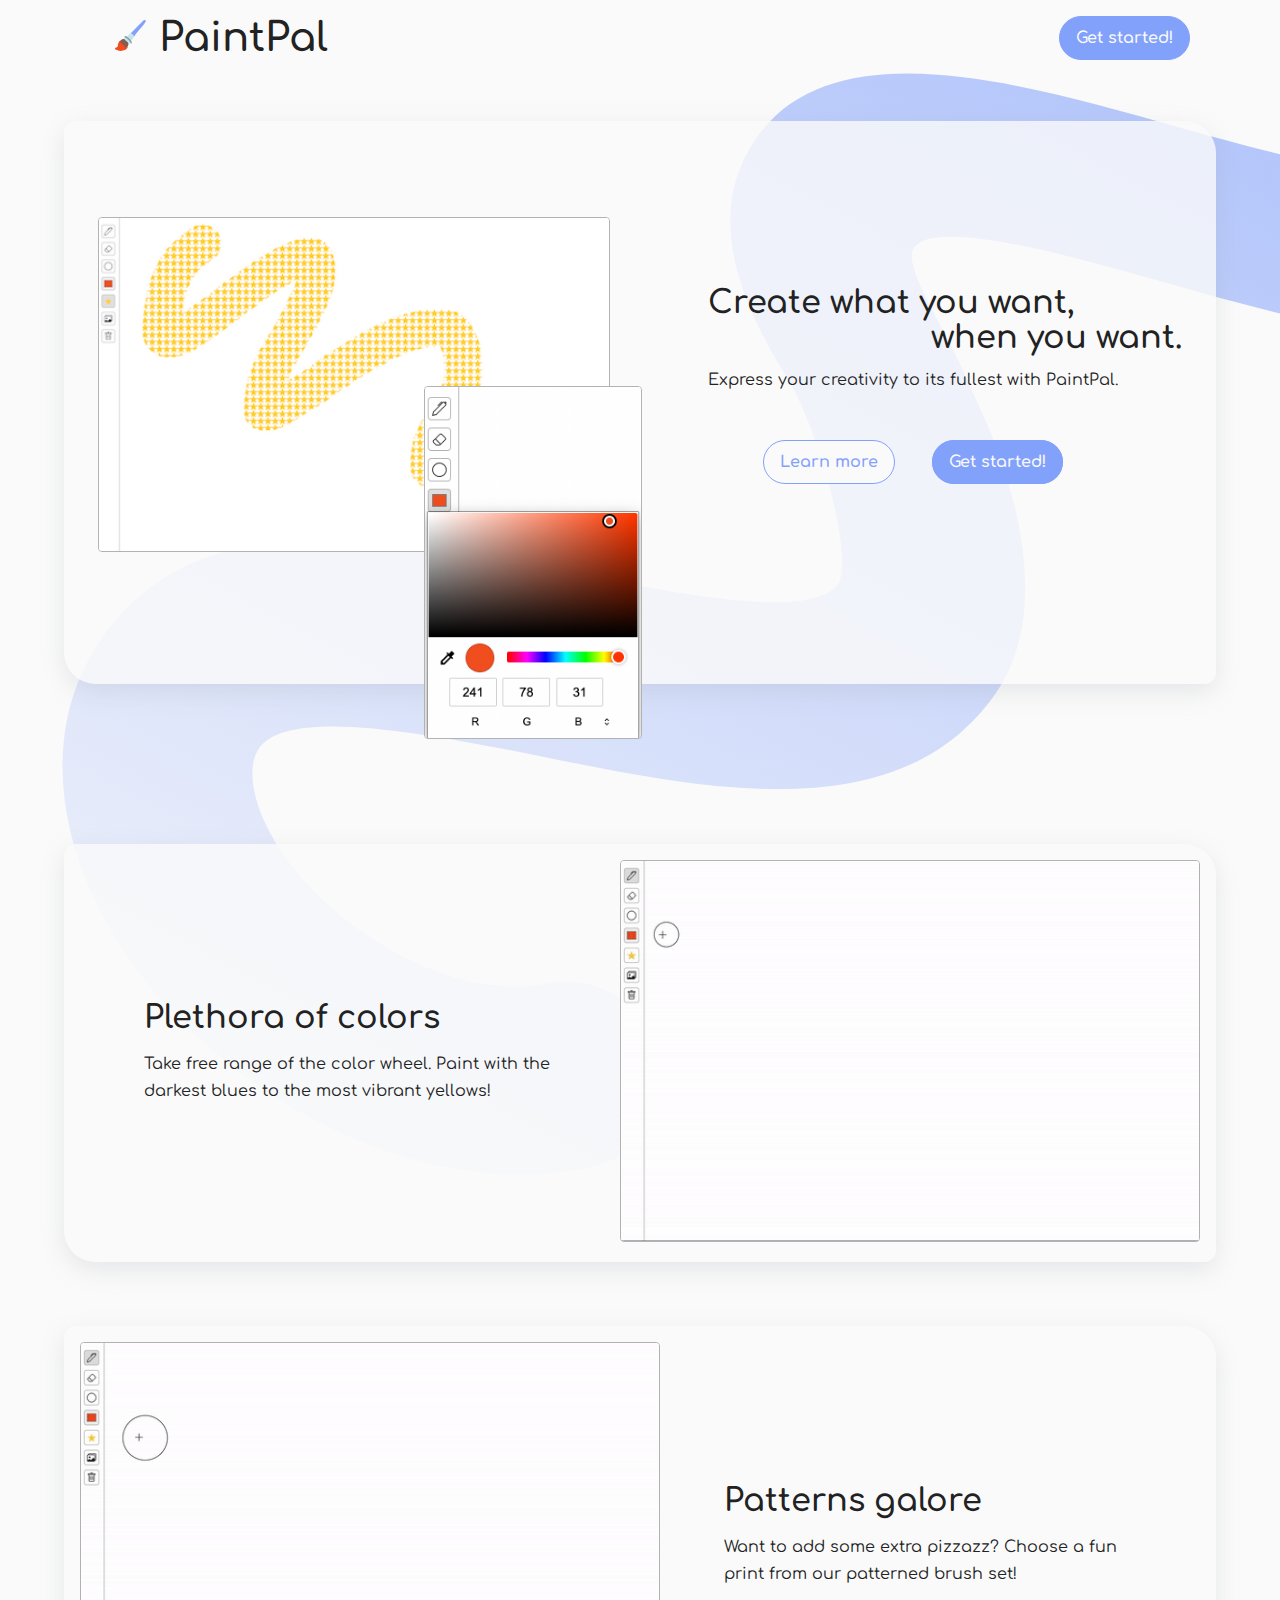
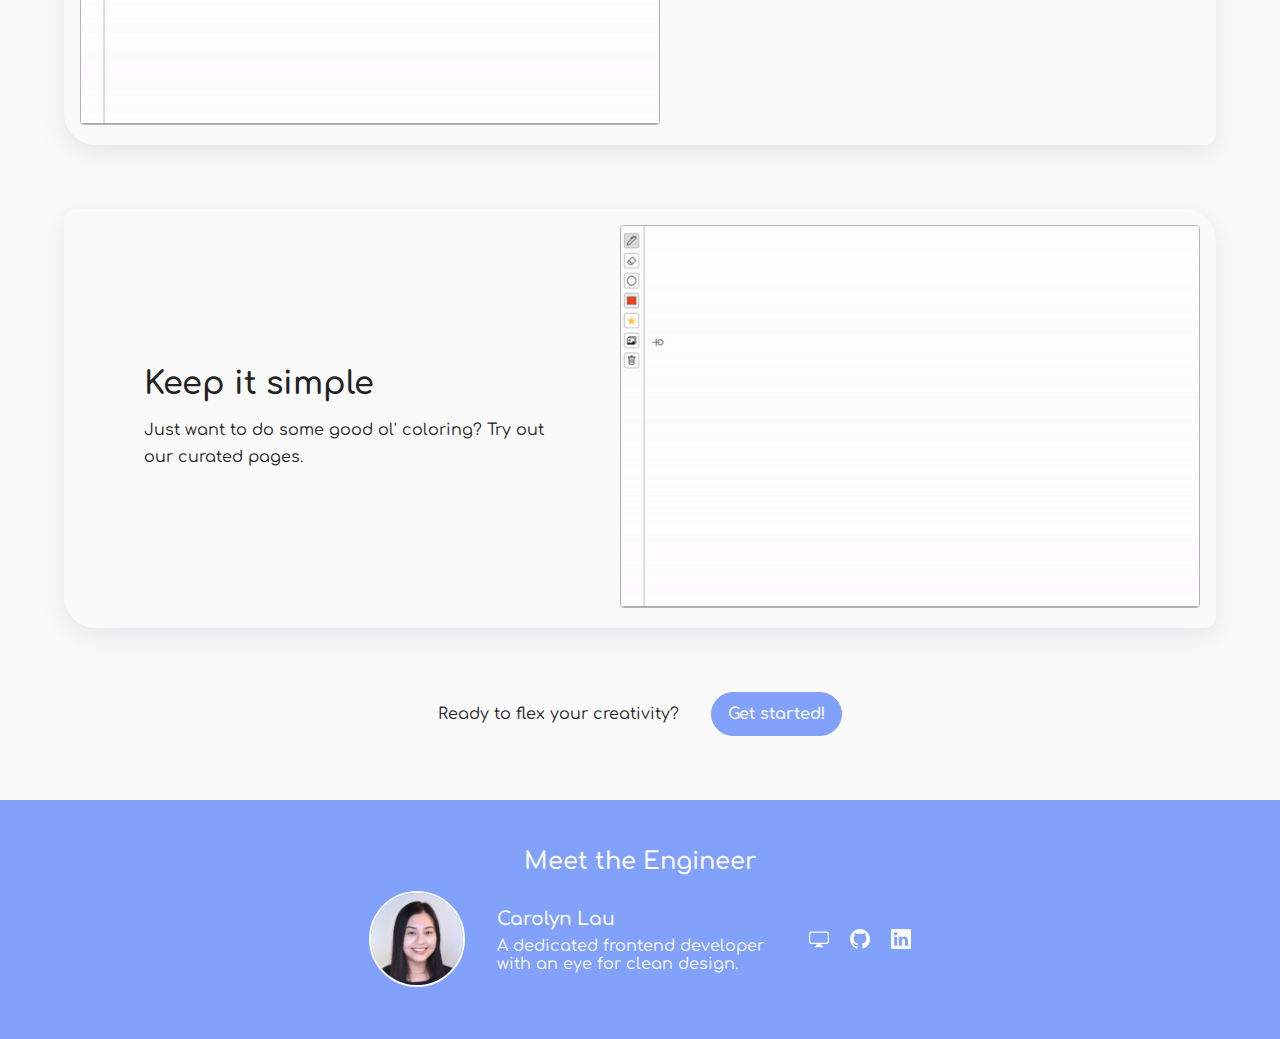
<file: index.html>
<!DOCTYPE html>
<html lang="en">
  <head>
    <meta charset="UTF-8" />
    <meta http-equiv="X-UA-Compatible" content="IE=edge" />
    <meta name="viewport" content="width=device-width, initial-scale=1.0" />

    <link rel="shortcut icon" type="image/svg" href="./icons/paintbrush.svg" />
    <link rel="stylesheet" href="./index.css" />
    <title>PaintPal</title>
  </head>

  <body>
    <header>
      <h1>
        <span>
          <img src="./icons/paintbrush.svg" alt="paintbrush icon" />
        </span>
        PaintPal
      </h1>
      <a href="./app.html" class="cta-button">Get started!</a>
    </header>

    <div class="hero">
      <div class="hero-card">
        <div class="hero-image">
          <img src="./images/pattern-ss.png" alt="PaintPal screenshot" />
          <img src="./images/color-ss.png" alt="PaintPal screenshot" />
        </div>
        <div class="hero-text">
          <h2 class="hero-title title">
            <span>Create what you want,</span>
            <span>when you want.</span>
          </h2>
          <p class="hero-desc desc">
            Express your creativity to its fullest with PaintPal.
          </p>

          <div class="hero-cta">
            <a href="#intro" class="intro-button">Learn more</a>
            <a href="./app.html" class="cta-button">Get started!</a>
          </div>
        </div>
      </div>
    </div>

    <div id="intro">
      <div class="intro-item">
        <div class="intro-image">
          <img src="./images/color-select.gif" alt="color select" />
        </div>
        <div class="intro-text">
          <h2 class="intro-title title">Plethora of colors</h2>
          <p class="intro-desc desc">
            Take free range of the color wheel. Paint with the darkest blues to
            the most vibrant yellows!
          </p>
        </div>
      </div>

      <div class="intro-item">
        <div class="intro-image">
          <img src="./images/pattern-select.gif" alt="pattern select" />
        </div>
        <div class="intro-text">
          <h2 class="intro-title title">Patterns galore</h2>
          <p class="intro-desc desc">
            Want to add some extra pizzazz? Choose a fun print from our
            patterned brush set!
          </p>
        </div>
      </div>

      <div class="intro-item">
        <div class="intro-image">
          <img src="./images/page-select.gif" alt="page select" />
        </div>
        <div class="intro-text">
          <h2 class="intro-title title">Keep it simple</h2>
          <p class="intro-desc desc">
            Just want to do some good ol' coloring? Try out our curated pages.
          </p>
        </div>
      </div>
    </div>

    <footer>
      <div class="footer-cta">
        <p>Ready to flex your creativity?</p>
        <a href="./app.html" class="cta-button">Get started!</a>
      </div>

      <div class="meet">
        <h2>Meet the Engineer</h2>
        <div class="meet-content">
          <div class="meet-photo">
            <img src="./images/photo.jpeg" alt="carolyn lau" />
          </div>
          <div class="meet-desc">
            <h3>Carolyn Lau</h3>
            <p>A dedicated frontend developer with an eye for clean design.</p>
          </div>

          <div class="meet-links">
            <a href="https://carolyndev.com" target="_blank">
              <svg
                xmlns="http://www.w3.org/2000/svg"
                width="16"
                height="16"
                fill="currentColor"
                viewBox="0 0 16 16"
              >
                <path
                  d="M0 4s0-2 2-2h12s2 0 2 2v6s0 2-2 2h-4c0 .667.083 1.167.25 1.5H11a.5.5 0 0 1 0 1H5a.5.5 0 0 1 0-1h.75c.167-.333.25-.833.25-1.5H2s-2 0-2-2V4zm1.398-.855a.758.758 0 0 0-.254.302A1.46 1.46 0 0 0 1 4.01V10c0 .325.078.502.145.602.07.105.17.188.302.254a1.464 1.464 0 0 0 .538.143L2.01 11H14c.325 0 .502-.078.602-.145a.758.758 0 0 0 .254-.302 1.464 1.464 0 0 0 .143-.538L15 9.99V4c0-.325-.078-.502-.145-.602a.757.757 0 0 0-.302-.254A1.46 1.46 0 0 0 13.99 3H2c-.325 0-.502.078-.602.145z"
                  fill="currentColor"
                />
              </svg>
            </a>
            <a href="https://github.com/carolyndev" target="_blank">
              <svg
                xmlns="http://www.w3.org/2000/svg"
                width="16"
                height="16"
                fill="currentColor"
                viewBox="0 0 16 16"
              >
                <path
                  d="M8 0C3.58 0 0 3.58 0 8c0 3.54 2.29 6.53 5.47 7.59.4.07.55-.17.55-.38 0-.19-.01-.82-.01-1.49-2.01.37-2.53-.49-2.69-.94-.09-.23-.48-.94-.82-1.13-.28-.15-.68-.52-.01-.53.63-.01 1.08.58 1.23.82.72 1.21 1.87.87 2.33.66.07-.52.28-.87.51-1.07-1.78-.2-3.64-.89-3.64-3.95 0-.87.31-1.59.82-2.15-.08-.2-.36-1.02.08-2.12 0 0 .67-.21 2.2.82.64-.18 1.32-.27 2-.27.68 0 1.36.09 2 .27 1.53-1.04 2.2-.82 2.2-.82.44 1.1.16 1.92.08 2.12.51.56.82 1.27.82 2.15 0 3.07-1.87 3.75-3.65 3.95.29.25.54.73.54 1.48 0 1.07-.01 1.93-.01 2.2 0 .21.15.46.55.38A8.012 8.012 0 0 0 16 8c0-4.42-3.58-8-8-8z"
                  fill="currentColor"
                />
              </svg>
            </a>
            <a
              href="https://www.linkedin.com/in/carolynlau-profile/"
              target="_blank"
            >
              <svg
                xmlns="http://www.w3.org/2000/svg"
                width="16"
                height="16"
                fill="currentColor"
                viewBox="0 0 16 16"
              >
                <path
                  d="M0 1.146C0 .513.526 0 1.175 0h13.65C15.474 0 16 .513 16 1.146v13.708c0 .633-.526 1.146-1.175 1.146H1.175C.526 16 0 15.487 0 14.854V1.146zm4.943 12.248V6.169H2.542v7.225h2.401zm-1.2-8.212c.837 0 1.358-.554 1.358-1.248-.015-.709-.52-1.248-1.342-1.248-.822 0-1.359.54-1.359 1.248 0 .694.521 1.248 1.327 1.248h.016zm4.908 8.212V9.359c0-.216.016-.432.08-.586.173-.431.568-.878 1.232-.878.869 0 1.216.662 1.216 1.634v3.865h2.401V9.25c0-2.22-1.184-3.252-2.764-3.252-1.274 0-1.845.7-2.165 1.193v.025h-.016a5.54 5.54 0 0 1 .016-.025V6.169h-2.4c.03.678 0 7.225 0 7.225h2.4z"
                  fill="currentColor"
                />
              </svg>
            </a>
          </div>

          </div>
        </div>
      </div>
    </footer>
  </body>
</html>
</file>
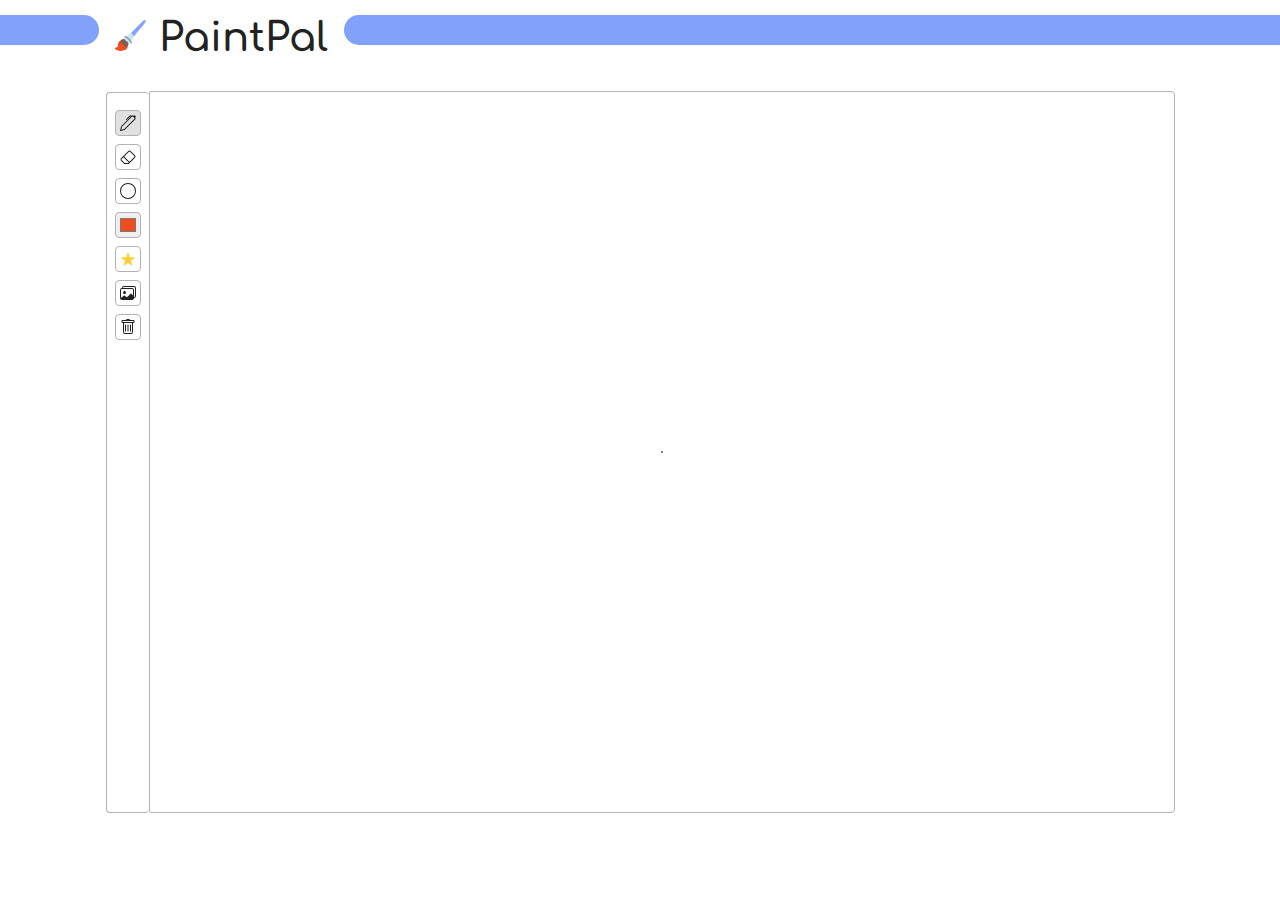
<file: app.html>
<!DOCTYPE html>
<html lang="en">
  <head>
    <meta charset="UTF-8" />
    <meta http-equiv="X-UA-Compatible" content="IE=edge" />
    <meta name="viewport" content="width=device-width, initial-scale=1.0" />
    <link rel="shortcut icon" type="image/svg" href="./icons/paintbrush.svg" />
    <link rel="stylesheet" href="./app.css" />
    <title>PaintPal</title>
  </head>
  <body>
    <header>
      <a href="./">
        <h1>
          <span
            ><img src="./icons/paintbrush.svg" alt="paintbrush icon"
          /></span>
          PaintPal
        </h1></a
      >
    </header>
    <main>
      <div class="user-settings">
        <div class="user-settings-inner">
          <div class="user-button">
            <a class="user-input pen-button active" tabindex="0">
              <svg
                xmlns="http://www.w3.org/2000/svg"
                width="16"
                height="16"
                fill="currentColor"
                viewBox="0 0 16 16"
              >
                <path
                  d="m13.498.795.149-.149a1.207 1.207 0 1 1 1.707 1.708l-.149.148a1.5 1.5 0 0 1-.059 2.059L4.854 14.854a.5.5 0 0 1-.233.131l-4 1a.5.5 0 0 1-.606-.606l1-4a.5.5 0 0 1 .131-.232l9.642-9.642a.5.5 0 0 0-.642.056L6.854 4.854a.5.5 0 1 1-.708-.708L9.44.854A1.5 1.5 0 0 1 11.5.796a1.5 1.5 0 0 1 1.998-.001zm-.644.766a.5.5 0 0 0-.707 0L1.95 11.756l-.764 3.057 3.057-.764L14.44 3.854a.5.5 0 0 0 0-.708l-1.585-1.585z"
                  fill="currentColor"
                />
              </svg>
            </a>
          </div>

          <div class="user-button eraser">
            <a class="user-input eraser-button" tabindex="0">
              <svg
                xmlns="http://www.w3.org/2000/svg"
                width="16"
                height="16"
                fill="currentColor"
                viewBox="0 0 16 16"
              >
                <path
                  d="M8.086 2.207a2 2 0 0 1 2.828 0l3.879 3.879a2 2 0 0 1 0 2.828l-5.5 5.5A2 2 0 0 1 7.879 15H5.12a2 2 0 0 1-1.414-.586l-2.5-2.5a2 2 0 0 1 0-2.828l6.879-6.879zm2.121.707a1 1 0 0 0-1.414 0L4.16 7.547l5.293 5.293 4.633-4.633a1 1 0 0 0 0-1.414l-3.879-3.879zM8.746 13.547 3.453 8.254 1.914 9.793a1 1 0 0 0 0 1.414l2.5 2.5a1 1 0 0 0 .707.293H7.88a1 1 0 0 0 .707-.293l.16-.16z"
                  fill="currentColor"
                />
              </svg>
            </a>
          </div>

          <div class="user-button brush-size-div">
            <a class="user-input brush-size-button" tabindex="0">
              <svg
                xmlns="http://www.w3.org/2000/svg"
                width="16"
                height="16"
                fill="currentColor"
                viewBox="0 0 16 16"
              >
                <path
                  d="M8 15A7 7 0 1 1 8 1a7 7 0 0 1 0 14zm0 1A8 8 0 1 0 8 0a8 8 0 0 0 0 16z"
                  fill="currentColor"
                />
              </svg>
            </a>

            <div class="brush-size-menu">
              <input
                type="range"
                id="brush-size"
                min="1"
                max="101"
                step="2"
                value="10"
              />
            </div>
          </div>

          <div class="user-button user-color">
            <input
              type="color"
              id="brush-color"
              class="user-input"
              tabindex="0"
              value="#F14E1F"
            />
          </div>

          <div class="user-button pattern-div">
            <a class="user-input pattern-button" tabindex="0">
              <svg
                id="pattern-star"
                width="14"
                height="14"
                viewBox="0 0 14 14"
                fill="none"
                xmlns="http://www.w3.org/2000/svg"
              >
                <path
                  d="M13.8821 5.75181C14.0773 5.60909 13.9763 5.3 13.7345 5.3H8.775L7.23812 0.494539C7.16399 0.262746 6.83601 0.262746 6.76188 0.49454L5.225 5.3H0.257671C0.0166471 5.3 -0.0848041 5.60747 0.108891 5.75091L4.125 8.725L2.608 13.5144C2.53481 13.7455 2.80031 13.935 2.99511 13.7908L7 10.825L11.0019 13.7886C11.197 13.9331 11.4628 13.7427 11.3888 13.5115L9.85 8.7L13.8821 5.75181Z"
                  fill="#FFCE31"
                />
              </svg>
            </a>

            <div class="pattern-menu">
              <select name="pattern" id="pattern-select" tabindex="0">
                <option value="none" selected>none</option>
                <option value="paintbrush">paintbrush</option>
                <option value="star">star</option>
                <option value="fire">fire</option>
                <option value="clover">clover</option>
              </select>
            </div>
          </div>

          <div class="user-button stencil-div">
            <a class="user-input stencil-button" tabindex="0">
              <svg
                xmlns="http://www.w3.org/2000/svg"
                width="16"
                height="16"
                fill="currentColor"
                viewBox="0 0 16 16"
              >
                <path d="M4.502 9a1.5 1.5 0 1 0 0-3 1.5 1.5 0 0 0 0 3z" />
                <path
                  d="M14.002 13a2 2 0 0 1-2 2h-10a2 2 0 0 1-2-2V5A2 2 0 0 1 2 3a2 2 0 0 1 2-2h10a2 2 0 0 1 2 2v8a2 2 0 0 1-1.998 2zM14 2H4a1 1 0 0 0-1 1h9.002a2 2 0 0 1 2 2v7A1 1 0 0 0 15 11V3a1 1 0 0 0-1-1zM2.002 4a1 1 0 0 0-1 1v8l2.646-2.354a.5.5 0 0 1 .63-.062l2.66 1.773 3.71-3.71a.5.5 0 0 1 .577-.094l1.777 1.947V5a1 1 0 0 0-1-1h-10z"
                  fill="currentColor"
                />
              </svg>
            </a>

            <div class="stencil-menu">
              <select name="stencil" id="stencil-select" tabindex="0">
                <option value="blank" selected>blank</option>
                <option value="hat">hat</option>
                <option value="mandela">mandela</option>
                <option value="ornament">ornament</option>
                <option value="skull">skull</option>
                <option value="spirals">spirals</option>
                <option value="turkey">turkey</option>
              </select>
            </div>
          </div>

          <div class="user-button reset">
            <a class="user-input reset-button" tabindex="0">
              <svg
                xmlns="http://www.w3.org/2000/svg"
                width="16"
                height="16"
                fill="currentColor"
                viewBox="0 0 16 16"
              >
                <path
                  d="M5.5 5.5A.5.5 0 0 1 6 6v6a.5.5 0 0 1-1 0V6a.5.5 0 0 1 .5-.5zm2.5 0a.5.5 0 0 1 .5.5v6a.5.5 0 0 1-1 0V6a.5.5 0 0 1 .5-.5zm3 .5a.5.5 0 0 0-1 0v6a.5.5 0 0 0 1 0V6z"
                  fill="currentColor"
                />
                <path
                  fill-rule="evenodd"
                  d="M14.5 3a1 1 0 0 1-1 1H13v9a2 2 0 0 1-2 2H5a2 2 0 0 1-2-2V4h-.5a1 1 0 0 1-1-1V2a1 1 0 0 1 1-1H6a1 1 0 0 1 1-1h2a1 1 0 0 1 1 1h3.5a1 1 0 0 1 1 1v1zM4.118 4 4 4.059V13a1 1 0 0 0 1 1h6a1 1 0 0 0 1-1V4.059L11.882 4H4.118zM2.5 3V2h11v1h-11z"
                  fill="currentColor"
                />
              </svg>
            </a>
          </div>

          <div class="pattern-icons">
            <img
              src="./icons/paintbrush.svg"
              alt="paintbrush"
              id="paintbrush-icon"
            />
            <img src="./icons/star.svg" alt="star" id="star-icon" />
            <img src="./icons/fire.svg" alt="fire" id="fire-icon" />
            <img src="./icons/clover.svg" alt="clover" id="clover-icon" />
          </div>
        </div>
      </div>

      <div class="canvas-container">
        <div id="cursor">
          <div id="cursor-inner"></div>
        </div>

        <canvas id="canvas"></canvas>
      </div>
    </main>

    <script src="app.js"></script>
  </body>
</html>
</file>
<file: index.css>
@import url("https://fonts.googleapis.com/css2?family=Comfortaa:wght@300;400;600;700&display=swap");
*,
*::before,
*::after {
  -webkit-box-sizing: border-box;
          box-sizing: border-box;
}

html {
  font-size: 100%;
  scroll-behavior: smooth;
}

body,
h1,
h2,
h3,
p,
button {
  padding: 0;
  margin: 0;
}

h1,
h2,
h3 {
  font-weight: 600;
}

a,
a:visited {
  text-decoration: none;
}

body {
  position: relative;
  height: 100%;
  margin: 0 auto;
  overflow-x: hidden;
  background-color: #fafafa;
  font-family: 'Comfortaa', sans-serif;
  font-size: 1rem;
  color: #222222;
  max-width: 250rem;
}

body::before {
  z-index: -1;
  content: '';
  height: 150vh;
  width: 150vw;
  position: absolute;
  top: 0;
  left: 0;
  background-image: url(./images/wiggle1.svg);
  background-color: #fafafa;
  background-size: cover;
  background-repeat: no-repeat;
  background-position: center;
}

header {
  display: -webkit-box;
  display: -ms-flexbox;
  display: flex;
  -webkit-box-pack: justify;
      -ms-flex-pack: justify;
          justify-content: space-between;
  -webkit-box-align: center;
      -ms-flex-align: center;
          align-items: center;
}

header h1 {
  margin-left: 9vw;
  margin-bottom: 1rem;
  padding-top: 1rem;
  font-size: 2rem;
}

header h1 span img {
  width: 2rem;
  height: 2rem;
}

header a {
  margin-right: 7vw;
}

header .cta-button {
  display: none;
}

.hero {
  width: 90vw;
  max-width: 250rem;
  margin: 0 auto 4rem;
}

.hero-card {
  display: -webkit-box;
  display: -ms-flexbox;
  display: flex;
  -webkit-box-orient: vertical;
  -webkit-box-direction: normal;
      -ms-flex-direction: column;
          flex-direction: column;
  -webkit-box-pack: space-evenly;
      -ms-flex-pack: space-evenly;
          justify-content: space-evenly;
  margin: 5vh auto;
  padding: 1rem;
  background-color: rgba(250, 250, 250, 0.8);
  border-radius: 0.75rem 2rem;
  -webkit-box-shadow: rgba(149, 157, 165, 0.2) 0px 8px 24px;
          box-shadow: rgba(149, 157, 165, 0.2) 0px 8px 24px;
}

.hero-image {
  position: relative;
  width: 100%;
  height: 50%;
}

.hero-image img {
  border: 1px solid #b2b2b2;
  border-radius: 0.25rem;
}

.hero-image img:first-of-type {
  width: calc(100% - 2rem);
}

.hero-image img:last-of-type {
  width: 40%;
  position: absolute;
  top: 50%;
  right: 0%;
}

.hero-text {
  display: -webkit-box;
  display: -ms-flexbox;
  display: flex;
  -webkit-box-orient: vertical;
  -webkit-box-direction: normal;
      -ms-flex-direction: column;
          flex-direction: column;
  -webkit-box-pack: center;
      -ms-flex-pack: center;
          justify-content: center;
  margin-top: 12rem;
}

.title {
  margin-bottom: 1rem;
  border-radius: 0.25rem;
  font-size: 1.5rem;
}

.hero-title span {
  display: block;
}

.hero-title span:nth-of-type(2) {
  text-align: right;
}

.hero-cta {
  margin: 2rem 0 1rem;
  text-align: center;
}

.intro-button,
.cta-button {
  padding: 0.75rem 1rem;
  border: none;
  border-radius: 2rem;
  font-size: 1rem;
  font-weight: 600;
  border: 1px solid #82a1fb;
  -webkit-transition: 300ms ease;
  transition: 300ms ease;
}

.intro-button:hover,
.cta-button:hover {
  cursor: pointer;
}

.intro-button {
  background-color: #fafafa;
  color: #82a1fb;
  margin-right: 1rem;
}

.intro-button:hover {
  background-color: #82a1fb;
  color: #fafafa;
}

.cta-button {
  background-color: #82a1fb;
  color: #fafafa;
}

.cta-button:hover {
  background-color: #fafafa;
  color: #82a1fb;
  border: 1px solid #82a1fb;
}

#intro {
  display: -webkit-box;
  display: -ms-flexbox;
  display: flex;
  -webkit-box-orient: vertical;
  -webkit-box-direction: normal;
      -ms-flex-direction: column;
          flex-direction: column;
  margin: 0 auto;
  min-height: 100vh;
  max-width: 90vw;
}

.intro-item {
  display: -webkit-box;
  display: -ms-flexbox;
  display: flex;
  -webkit-box-orient: vertical;
  -webkit-box-direction: reverse;
      -ms-flex-direction: column-reverse;
          flex-direction: column-reverse;
  margin-bottom: 4rem;
  padding: 1rem;
  background-color: rgba(250, 250, 250, 0.8);
  border-radius: 0.75rem 2rem;
  -webkit-box-shadow: rgba(149, 157, 165, 0.2) 0px 8px 24px;
          box-shadow: rgba(149, 157, 165, 0.2) 0px 8px 24px;
}

.intro-desc {
  margin-bottom: 1rem;
  line-height: 1.7;
}

.intro-image img {
  width: 100%;
  border: 1px solid #b2b2b2;
  border-radius: 0.25rem;
}

.footer-cta {
  display: -webkit-box;
  display: -ms-flexbox;
  display: flex;
  -webkit-box-orient: vertical;
  -webkit-box-direction: normal;
      -ms-flex-direction: column;
          flex-direction: column;
  -webkit-box-pack: center;
      -ms-flex-pack: center;
          justify-content: center;
  -webkit-box-align: center;
      -ms-flex-align: center;
          align-items: center;
  margin-bottom: 4rem;
}

.footer-cta p {
  margin-bottom: 1rem;
}

.meet {
  background-color: #82a1fb;
  color: #fafafa;
  padding: 3rem 0;
}

.meet h2 {
  margin-bottom: 1rem;
  text-align: center;
}

.meet-content {
  display: -webkit-box;
  display: -ms-flexbox;
  display: flex;
  -webkit-box-orient: vertical;
  -webkit-box-direction: normal;
      -ms-flex-direction: column;
          flex-direction: column;
  -webkit-box-pack: space-evenly;
      -ms-flex-pack: space-evenly;
          justify-content: space-evenly;
  -webkit-box-align: center;
      -ms-flex-align: center;
          align-items: center;
  text-align: center;
}

.meet-photo {
  margin-bottom: 1rem;
}

.meet-photo img {
  width: 96px;
  height: 96px;
  border-radius: 50%;
  border: 2px solid #fafafa;
}

.meet-desc {
  display: -webkit-box;
  display: -ms-flexbox;
  display: flex;
  -webkit-box-orient: vertical;
  -webkit-box-direction: normal;
      -ms-flex-direction: column;
          flex-direction: column;
  width: 80%;
  max-width: 280px;
  margin-bottom: 1rem;
}

.meet-desc h3 {
  margin-bottom: 0.5rem;
}

.meet-links {
  width: auto;
}

.meet-links a {
  position: relative;
  color: #fafafa;
}

.meet-links a:not(:last-of-type) {
  margin-right: 1rem;
}

.meet-links a:first-of-type::after {
  content: 'Portfolio';
}

.meet-links a:nth-of-type(2)::after {
  content: 'GitHub';
}

.meet-links a:last-of-type::after {
  content: 'LinkedIn';
}

.meet-links a::after {
  position: absolute;
  top: calc(100% + 0.5rem);
  left: 50%;
  opacity: 0;
  -webkit-transform: translateX(-50%);
          transform: translateX(-50%);
  -webkit-transition: opacity 300ms ease;
  transition: opacity 300ms ease;
  font-size: 0.875rem;
}

.meet-links a:hover::after {
  opacity: 1;
}

.meet-links svg {
  width: 20px;
  height: 20px;
}

@media screen and (min-width: 30rem) {
  header .cta-button {
    display: block;
  }
}

@media screen and (min-width: 48rem) {
  header h1 {
    font-size: 2.5rem;
  }
  .hero {
    margin-bottom: 10rem;
  }
  .hero-card {
    padding: 6rem 2rem 8rem;
    -webkit-box-orient: horizontal;
    -webkit-box-direction: normal;
        -ms-flex-direction: row;
            flex-direction: row;
  }
  .hero-image {
    width: 50%;
    z-index: 0;
  }
  .hero-text {
    margin-top: 0;
  }
  .title {
    margin-left: 4rem;
    font-size: 2rem;
  }
  .desc {
    margin: 0 4rem;
  }
  .hero-cta {
    margin-top: 4rem;
  }
  .intro-item {
    z-index: 2;
  }
  .intro-button a,
  .cta-button a {
    padding: 1rem 1.5rem;
  }
  .intro-button {
    margin-right: 2rem;
  }
  .intro-item {
    -webkit-box-orient: horizontal;
    -webkit-box-direction: normal;
        -ms-flex-direction: row;
            flex-direction: row;
    -webkit-box-pack: space-evenly;
        -ms-flex-pack: space-evenly;
            justify-content: space-evenly;
  }
  .intro-item:nth-of-type(2n-1) {
    -webkit-box-orient: horizontal;
    -webkit-box-direction: reverse;
        -ms-flex-direction: row-reverse;
            flex-direction: row-reverse;
  }
  .intro-text {
    width: 50%;
    display: -webkit-box;
    display: -ms-flexbox;
    display: flex;
    -webkit-box-orient: vertical;
    -webkit-box-direction: normal;
        -ms-flex-direction: column;
            flex-direction: column;
    -webkit-box-pack: center;
        -ms-flex-pack: center;
            justify-content: center;
  }
  .footer-cta {
    -webkit-box-orient: horizontal;
    -webkit-box-direction: normal;
        -ms-flex-direction: row;
            flex-direction: row;
  }
  .footer-cta p {
    margin: 0 2rem 0 0;
  }
  .meet-content {
    -webkit-box-orient: horizontal;
    -webkit-box-direction: normal;
        -ms-flex-direction: row;
            flex-direction: row;
    -webkit-box-pack: center;
        -ms-flex-pack: center;
            justify-content: center;
    -webkit-box-align: center;
        -ms-flex-align: center;
            align-items: center;
  }
  .meet-photo,
  .meet-desc {
    margin-right: 2rem;
    margin-bottom: 0;
  }
  .meet-desc {
    text-align: left;
  }
}
/*# sourceMappingURL=index.css.map */
</file>
<file: app.css>
@import url("https://fonts.googleapis.com/css2?family=Comfortaa:wght@300;400;600;700&display=swap");
*,
*::before,
*::after {
  -webkit-box-sizing: border-box;
          box-sizing: border-box;
}

html {
  font-size: 100%;
}

body {
  position: relative;
  font-family: 'Comfortaa', sans-serif;
  font-size: 1rem;
  min-height: 100vh;
  color: #222222;
  overflow-x: hidden;
}

body,
h1,
h2,
h3,
p {
  padding: 0;
  margin: 0;
}

header {
  overflow-x: hidden;
}

header a,
header a:visited {
  text-decoration: none;
  color: #222222;
}

header h1 {
  position: relative;
  display: inline-block;
  margin-left: 9vw;
  padding-top: 1rem;
  text-align: left;
  font-size: 2.5rem;
  font-weight: 600;
}

header h1 span img {
  width: 2rem;
  height: 2rem;
}

header h1::before, header h1::after {
  pointer-events: none;
}

header h1::before {
  content: '';
  position: absolute;
  background-color: #82a1fb;
  width: 20vw;
  height: 50%;
  top: 50%;
  right: calc(100% + 1rem);
  -webkit-transform: translateY(-50%);
          transform: translateY(-50%);
  border-radius: 0 3.125rem 3.125rem 0;
}

header h1::after {
  content: '';
  position: absolute;
  background-color: #82a1fb;
  top: 50%;
  left: calc(100% + 1rem);
  -webkit-transform: translateY(-50%);
          transform: translateY(-50%);
  width: 100vw;
  height: 50%;
  border-radius: 3.125rem 0 0 3.125rem;
}

main {
  display: -webkit-box;
  display: -ms-flexbox;
  display: flex;
  -webkit-box-pack: center;
      -ms-flex-pack: center;
          justify-content: center;
  -webkit-box-align: center;
      -ms-flex-align: center;
          align-items: center;
  height: 80vh;
  margin-top: 2rem;
}

.active {
  background-color: #e0e0e0;
}

.user-settings {
  display: -webkit-box;
  display: -ms-flexbox;
  display: flex;
  -webkit-box-pack: center;
      -ms-flex-pack: center;
          justify-content: center;
  -webkit-box-align: center;
      -ms-flex-align: center;
          align-items: center;
  height: calc(80vh + 0.0625rem);
  border: 0.0625rem solid #b2b2b2;
  border-radius: 0.25rem;
  border-right: none;
  cursor: default;
}

.user-settings-inner {
  display: -webkit-box;
  display: -ms-flexbox;
  display: flex;
  -webkit-box-orient: vertical;
  -webkit-box-direction: normal;
      -ms-flex-direction: column;
          flex-direction: column;
  -webkit-box-align: center;
      -ms-flex-align: center;
          align-items: center;
  width: 85%;
  height: 95%;
  margin: 0 0.5rem;
}

.user-button {
  margin-bottom: 0.5rem;
}

.user-input {
  position: relative;
  display: -webkit-box;
  display: -ms-flexbox;
  display: flex;
  -webkit-box-pack: center;
      -ms-flex-pack: center;
          justify-content: center;
  -webkit-box-align: center;
      -ms-flex-align: center;
          align-items: center;
  width: 1.625rem;
  height: 1.625rem;
  border: 0.0625rem solid #b2b2b2;
  border-radius: 0.25rem;
}

.user-input:hover {
  cursor: pointer;
}

.user-input:hover::after {
  opacity: 1;
}

.user-input::after {
  display: -webkit-box;
  display: -ms-flexbox;
  display: flex;
  -webkit-box-align: center;
      -ms-flex-align: center;
          align-items: center;
  position: absolute;
  top: 50%;
  left: calc(100% + 1rem);
  width: inherit;
  height: inherit;
  -webkit-transform: translateY(-50%);
          transform: translateY(-50%);
  opacity: 0;
  pointer-events: none;
}

.user-input.pen-button::after {
  content: 'pen';
}

.user-input.eraser-button::after {
  content: 'eraser';
}

.user-input.brush-size-button::after {
  content: 'brush size';
}

.user-input#brush-color::after {
  content: 'brush color';
  font-family: 'Comfortaa', sans-serif;
  font-size: 1rem;
}

.user-input.stencil-button::after {
  content: 'coloring page';
}

.user-input.pattern-button::after {
  content: 'brush pattern';
}

.user-input.reset-button::after {
  content: 'delete all';
}

.user-input.brush-size-button.active::after, .user-input#brush-color.active::after, .user-input.pattern-button.active::after, .user-input.stencil-button.active::after {
  opacity: 0;
}

.brush-size-div {
  position: relative;
}

.pen-button svg,
.brush-size-button svg,
.eraser-button svg,
.stencil-button svg,
.reset-button svg {
  pointer-events: none;
}

.brush-size-menu {
  position: absolute;
  top: 50%;
  left: calc(100% + 1rem);
  -webkit-transform: translateY(-50%);
          transform: translateY(-50%);
  display: none;
  -webkit-box-pack: center;
      -ms-flex-pack: center;
          justify-content: center;
  padding: 0 1rem 1rem;
  border: 0.0625rem solid #b2b2b2;
  border-radius: 0.25rem;
  background-color: #fafafa;
  pointer-events: none;
}

.brush-size-menu.open {
  display: -webkit-box;
  display: -ms-flexbox;
  display: flex;
  pointer-events: all;
}

.brush-size-menu::before, .brush-size-menu::after {
  position: absolute;
  top: 50%;
  font-size: 0.875rem;
}

.brush-size-menu::before {
  content: '1px';
  left: 0.5rem;
}

.brush-size-menu::after {
  content: '100px';
  right: 0.5rem;
}

#brush-size {
  right: 0;
  width: 6.25rem;
  height: 1.625rem;
  margin: 0;
  cursor: pointer;
}

.stencil-div,
.pattern-div {
  position: relative;
}

.stencil-menu,
.pattern-menu {
  position: absolute;
  top: 0;
  left: calc(100% + 1rem);
  display: none;
  pointer-events: none;
}

.stencil-menu.open,
.pattern-menu.open {
  display: -webkit-box;
  display: -ms-flexbox;
  display: flex;
  pointer-events: all;
}

#stencil-select,
#pattern-select {
  width: auto;
  height: 1.625rem;
  border: 0.0625rem solid #b2b2b2;
  border-radius: 0.25rem;
}

#pattern-star {
  pointer-events: none;
}

.pattern-icons {
  display: none;
  position: absolute;
  pointer-events: none;
  top: -100%;
}

.canvas-container {
  display: -webkit-box;
  display: -ms-flexbox;
  display: flex;
  -webkit-box-orient: vertical;
  -webkit-box-direction: normal;
      -ms-flex-direction: column;
          flex-direction: column;
  -webkit-box-pack: center;
      -ms-flex-pack: center;
          justify-content: center;
  -webkit-box-align: center;
      -ms-flex-align: center;
          align-items: center;
  cursor: crosshair;
}

#cursor {
  position: absolute;
  content: '';
  border: 0.0625rem solid #222222;
  border-radius: 50%;
  pointer-events: none;
}

#canvas {
  border: 0.0625rem solid #b2b2b2;
  border-radius: 0.125rem 0.25rem 0.25rem 0.125rem;
  background-color: #ffffff;
  background-image: none;
  background-repeat: no-repeat;
}
/*# sourceMappingURL=app.css.map */
</file>
